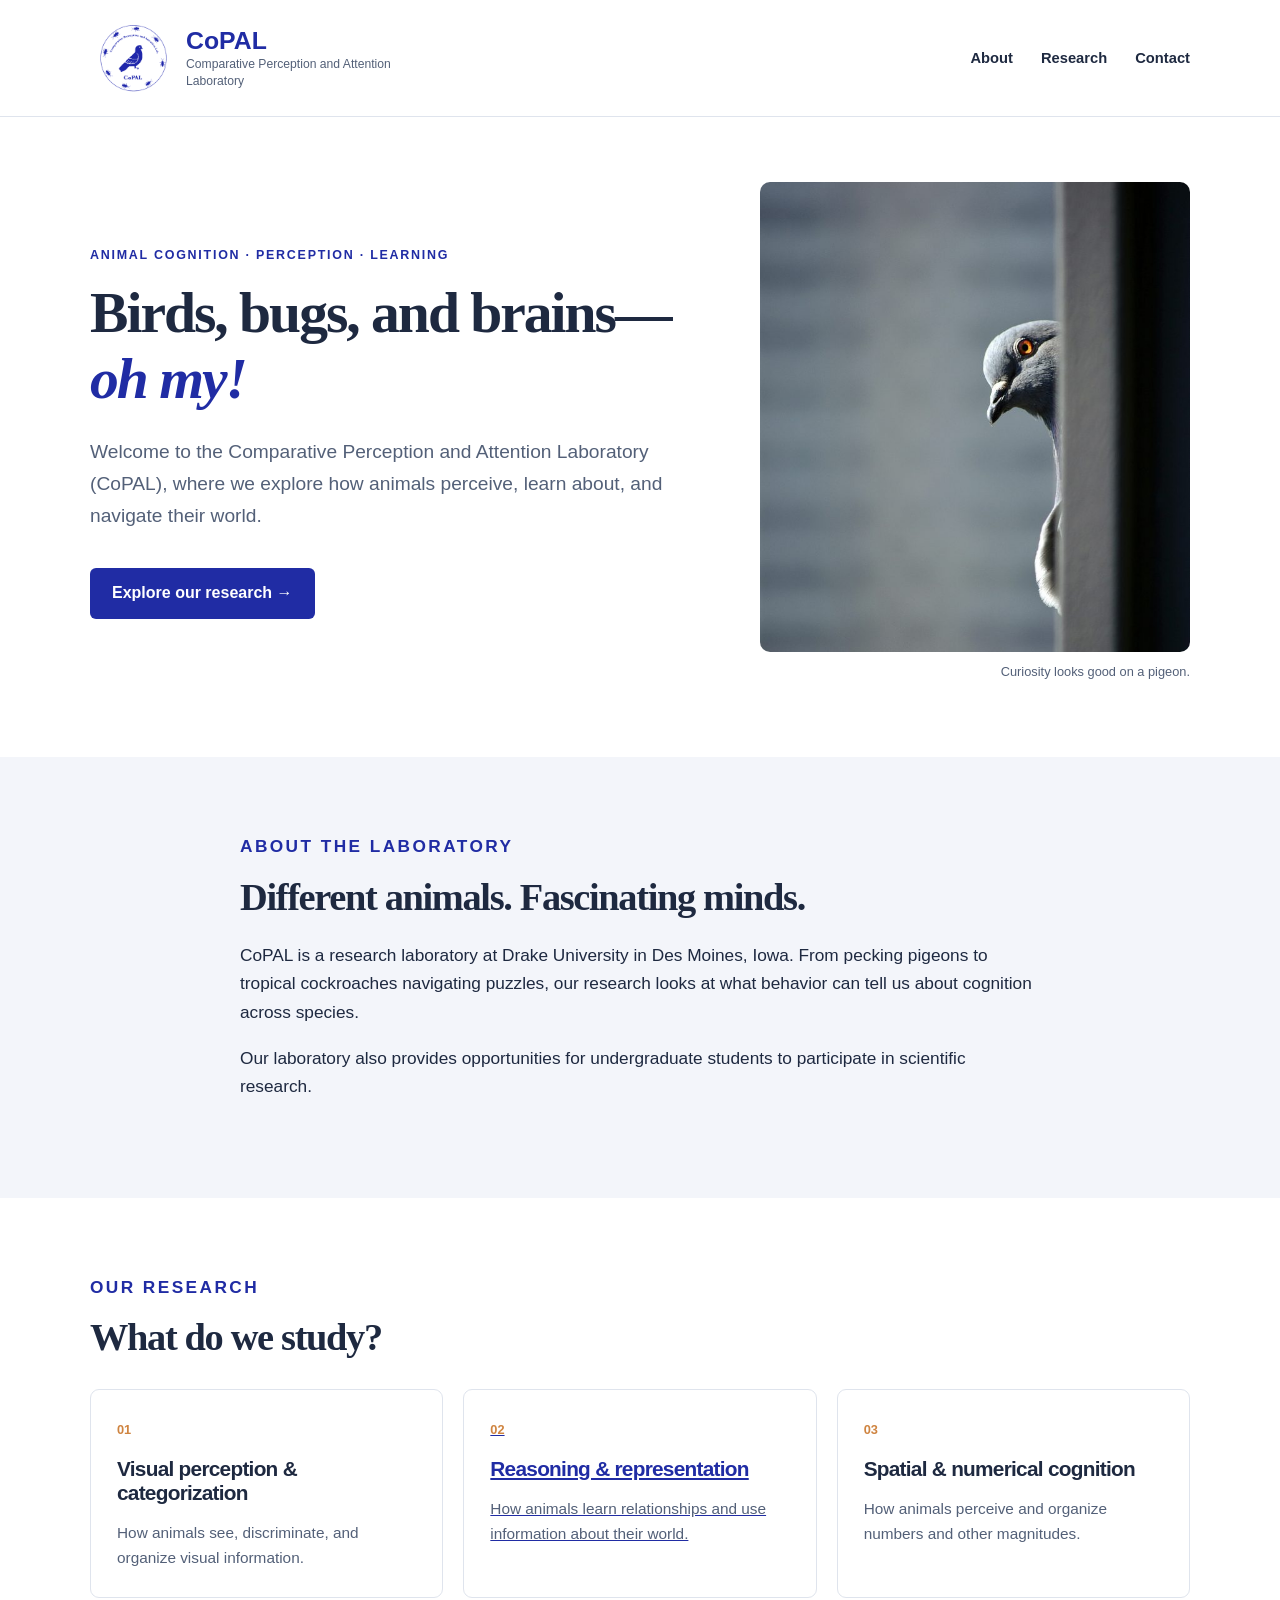
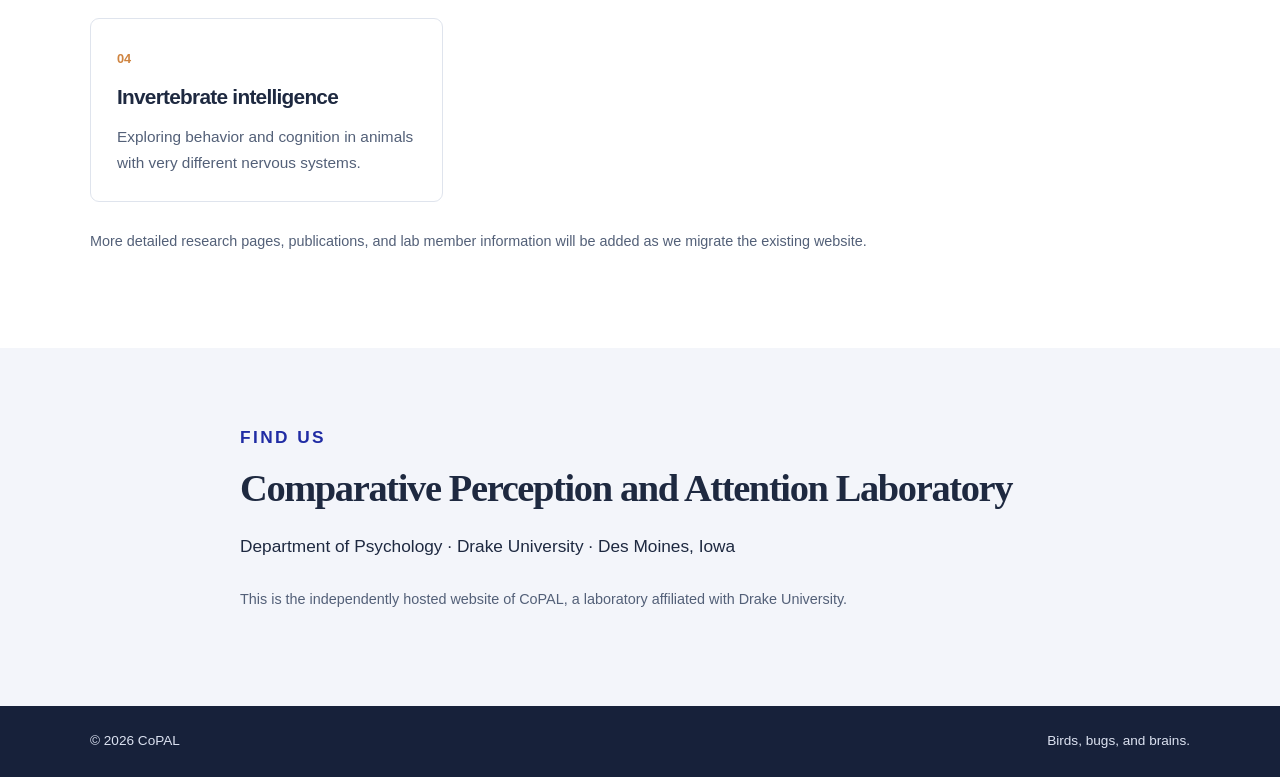
<file: index.html>
<!doctype html>
<html lang="en">
<head>
  <meta charset="utf-8">
  <meta name="viewport" content="width=device-width, initial-scale=1">
  <meta name="description" content="The Comparative Perception and Attention Laboratory (CoPAL) studies animal cognition, perception, and learning at Drake University.">
  <title>CoPAL | Comparative Perception and Attention Laboratory</title>
  <link rel="stylesheet" href="style.css">
</head>
<body>
  <a class="skip-link" href="#main">Skip to content</a>
  <header class="site-header">
    <div class="container header-inner">
      <a class="brand" href="index.html" aria-label="CoPAL home">
        <img src="images/copal-logo.png" alt="CoPAL logo with pigeon and cockroaches" width="82" height="82">
        <span><strong>CoPAL</strong><small>Comparative Perception and Attention Laboratory</small></span>
      </a>
      <nav aria-label="Main navigation">
        <a href="#about">About</a>
        <a href="#research">Research</a>
        <a href="#contact">Contact</a>
      </nav>
    </div>
  </header>
  <main id="main">
    <section class="hero container" aria-labelledby="hero-title">
      <div class="hero-copy">
        <p class="eyebrow">Animal cognition · Perception · Learning</p>
        <h1 id="hero-title">Birds, bugs, and brains—<em>oh my!</em></h1>
        <p class="intro">Welcome to the Comparative Perception and Attention Laboratory (CoPAL), where we explore how animals perceive, learn about, and navigate their world.</p>
        <a class="primary-link" href="#research">Explore our research <span aria-hidden="true">→</span></a>
      </div>
      <figure class="hero-photo">
        <img src="images/peeking-pigeon.jpg" alt="A pigeon peeks out from behind a wall" width="689" height="1024">
        <figcaption>Curiosity looks good on a pigeon.</figcaption>
      </figure>
    </section>
    <section id="about" class="section section-muted">
      <div class="container narrow">
        <p class="eyebrow">About the laboratory</p>
        <h2>Different animals. Fascinating minds.</h2>
        <p>CoPAL is a research laboratory at Drake University in Des Moines, Iowa. From pecking pigeons to tropical cockroaches navigating puzzles, our research looks at what behavior can tell us about cognition across species. </p>
        <p>Our laboratory also provides opportunities for undergraduate students to participate in scientific research.</p>
      </div>
    </section>
    <section id="research" class="section container">
      <p class="eyebrow">Our research</p>
      <h2>What do we study?</h2>
      <div class="research-grid">
        <article class="research-card"><span class="card-number">01</span><h3>Visual perception &amp; categorization</h3><p>How animals see, discriminate, and organize visual information.</p></article>
        <a class="research-card" href="relational-learning.html"><span class="card-number">02</span><h3>Reasoning &amp; representation</h3><p>How animals learn relationships and use information about their world.</p></a>
        <article class="research-card"><span class="card-number">03</span><h3>Spatial &amp; numerical cognition</h3><p>How animals perceive and organize numbers and other magnitudes.</p></article>
        <article class="research-card"><span class="card-number">04</span><h3>Invertebrate intelligence</h3><p>Exploring behavior and cognition in animals with very different nervous systems.</p></article>
      </div>
      <p class="section-note">More detailed research pages, publications, and lab member information will be added as we migrate the existing website.</p>
    </section>
    <section id="contact" class="section section-muted">
      <div class="container narrow">
        <p class="eyebrow">Find us</p>
        <h2>Comparative Perception and Attention Laboratory</h2>
        <p>Department of Psychology · Drake University · Des Moines, Iowa</p>
        <p class="section-note">This is the independently hosted website of CoPAL, a laboratory affiliated with Drake University.</p>
      </div>
    </section>
  </main>
  <footer class="site-footer"><div class="container footer-inner"><span>© <span id="year">2026</span> CoPAL</span><span>Birds, bugs, and brains.</span></div></footer>
</body>
</html>
</file>
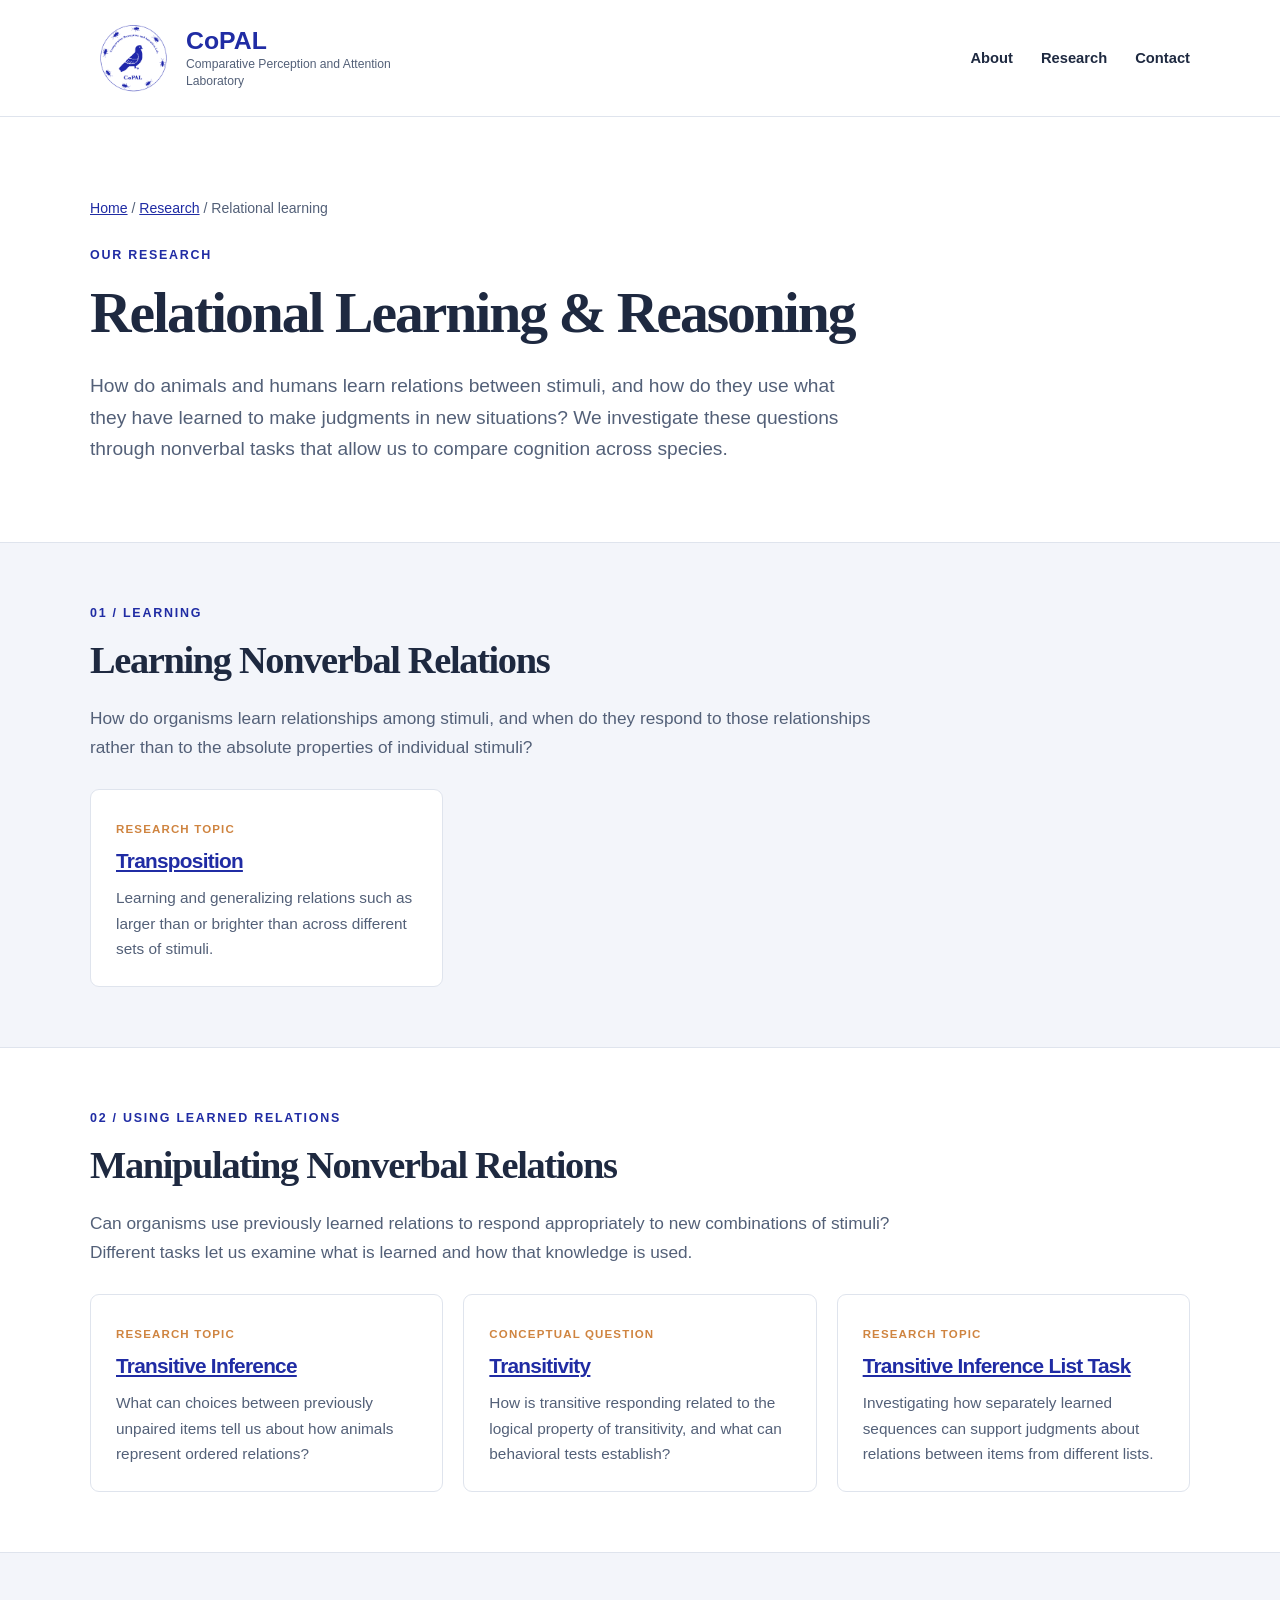
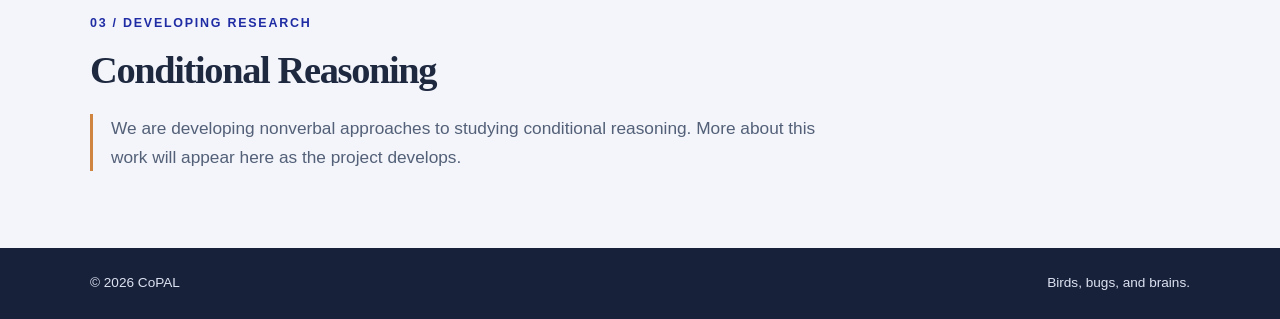
<file: relational-learning.html>
<!doctype html>
<html lang="en">
<head>
  <meta charset="utf-8">
  <meta name="viewport" content="width=device-width, initial-scale=1">
  <meta name="description" content="Explore CoPAL research on learning and using nonverbal relations, including transposition, transitive inference, transitivity, and list linking.">
  <title>Relational Learning &amp; Reasoning | CoPAL</title>
  <link rel="stylesheet" href="style.css">
  <style>
    /* Page-specific layout. The main colors and typography live in style.css. */
    .page-intro { padding-top: 66px; padding-bottom: 58px; }
    .page-intro h1 { max-width: 850px; }
    .page-intro .intro { max-width: 780px; }
    .breadcrumb { font-size: .88rem; margin-bottom: 25px; color: var(--muted); }
    .breadcrumb a { color: var(--blue); }
    .topic-section { padding: 60px 0; border-top: 1px solid var(--line); }
    .topic-section:nth-of-type(even) { background: var(--mist); }
    .topic-lead { max-width: 800px; color: var(--muted); font-size: 1.08rem; }
    .project-grid { display: grid; grid-template-columns: repeat(3, minmax(0, 1fr)); gap: 20px; margin-top: 28px; }
    .project-card { border: 1px solid var(--line); background: white; border-radius: 9px; padding: 25px; }
    .project-card h3 { margin: 8px 0 12px; }
    .project-card p { color: var(--muted); font-size: .96rem; margin: 0; }
    .project-label { color: var(--accent); text-transform: uppercase; letter-spacing: .1em; font-size: .72rem; font-weight: 800; }
    .project-card.single { max-width: 650px; }
    .coming-soon { border-left: 3px solid var(--accent); padding-left: 18px; max-width: 760px; }
    @media (max-width: 760px) { .page-intro { padding-top: 40px; padding-bottom: 40px; } .topic-section { padding: 42px 0; } .project-grid { grid-template-columns: 1fr; } }
  </style>
</head>
<body>
  <a class="skip-link" href="#main">Skip to content</a>
  <header class="site-header">
    <div class="container header-inner">
      <a class="brand" href="index.html" aria-label="CoPAL home">
        <img src="images/copal-logo.png" alt="CoPAL logo with pigeon and cockroaches" width="82" height="82">
        <span><strong>CoPAL</strong><small>Comparative Perception and Attention Laboratory</small></span>
      </a>
      <nav aria-label="Main navigation">
        <a href="index.html#about">About</a>
        <a href="index.html#research" aria-current="page">Research</a>
        <a href="index.html#contact">Contact</a>
      </nav>
    </div>
  </header>
  <main id="main">
    <section class="container page-intro">
      <p class="breadcrumb"><a href="index.html">Home</a> / <a href="index.html#research">Research</a> / Relational learning</p>
      <p class="eyebrow">Our research</p>
      <h1>Relational Learning &amp; Reasoning</h1>
      <p class="intro">How do animals and humans learn relations between stimuli, and how do they use what they have learned to make judgments in new situations? We investigate these questions through nonverbal tasks that allow us to compare cognition across species.</p>
    </section>

    <section class="topic-section" aria-labelledby="learning-title">
      <div class="container">
        <p class="eyebrow">01 / Learning</p>
        <h2 id="learning-title">Learning Nonverbal Relations</h2>
        <p class="topic-lead">How do organisms learn relationships among stimuli, and when do they respond to those relationships rather than to the absolute properties of individual stimuli?</p>
        <div class="project-grid">
          <article class="project-card single">
            <span class="project-label">Research topic</span>
            <h3><a href="transposition.html">Transposition</a></h3>
            <p>Learning and generalizing relations such as larger than or brighter than across different sets of stimuli.</p>
          </article>
        </div>
      </div>
    </section>

    <section class="topic-section" aria-labelledby="using-title">
      <div class="container">
        <p class="eyebrow">02 / Using learned relations</p>
        <h2 id="using-title">Manipulating Nonverbal Relations</h2>
        <p class="topic-lead">Can organisms use previously learned relations to respond appropriately to new combinations of stimuli? Different tasks let us examine what is learned and how that knowledge is used.</p>
        <div class="project-grid">
          <article class="project-card">
            <span class="project-label">Research topic</span>
            <h3><a href="transitive-inference.html">Transitive Inference</a></h3>
            <p>What can choices between previously unpaired items tell us about how animals represent ordered relations?</p>
          </article>
          <article class="project-card">
            <span class="project-label">Conceptual question</span>
            <h3><a href="transitivity.html">Transitivity</a></h3>
            <p>How is transitive responding related to the logical property of transitivity, and what can behavioral tests establish?</p>
          </article>
          <article class="project-card">
            <span class="project-label">Research topic</span>
            <h3><a href="transitive-inference-list-task.html">Transitive Inference List Task</a></h3>
            <p>Investigating how separately learned sequences can support judgments about relations between items from different lists.</p>
          </article>
        </div>
      </div>
    </section>

    <section class="topic-section" aria-labelledby="conditional-title">
      <div class="container">
        <p class="eyebrow">03 / Developing research</p>
        <h2 id="conditional-title">Conditional Reasoning</h2>
        <div class="coming-soon">
          <p class="topic-lead">We are developing nonverbal approaches to studying conditional reasoning. More about this work will appear here as the project develops.</p>
        </div>
      </div>
    </section>
  </main>
  <footer class="site-footer">
    <div class="container footer-inner"><span>© 2026 CoPAL</span><span>Birds, bugs, and brains.</span></div>
  </footer>
</body>
</html>
</file>
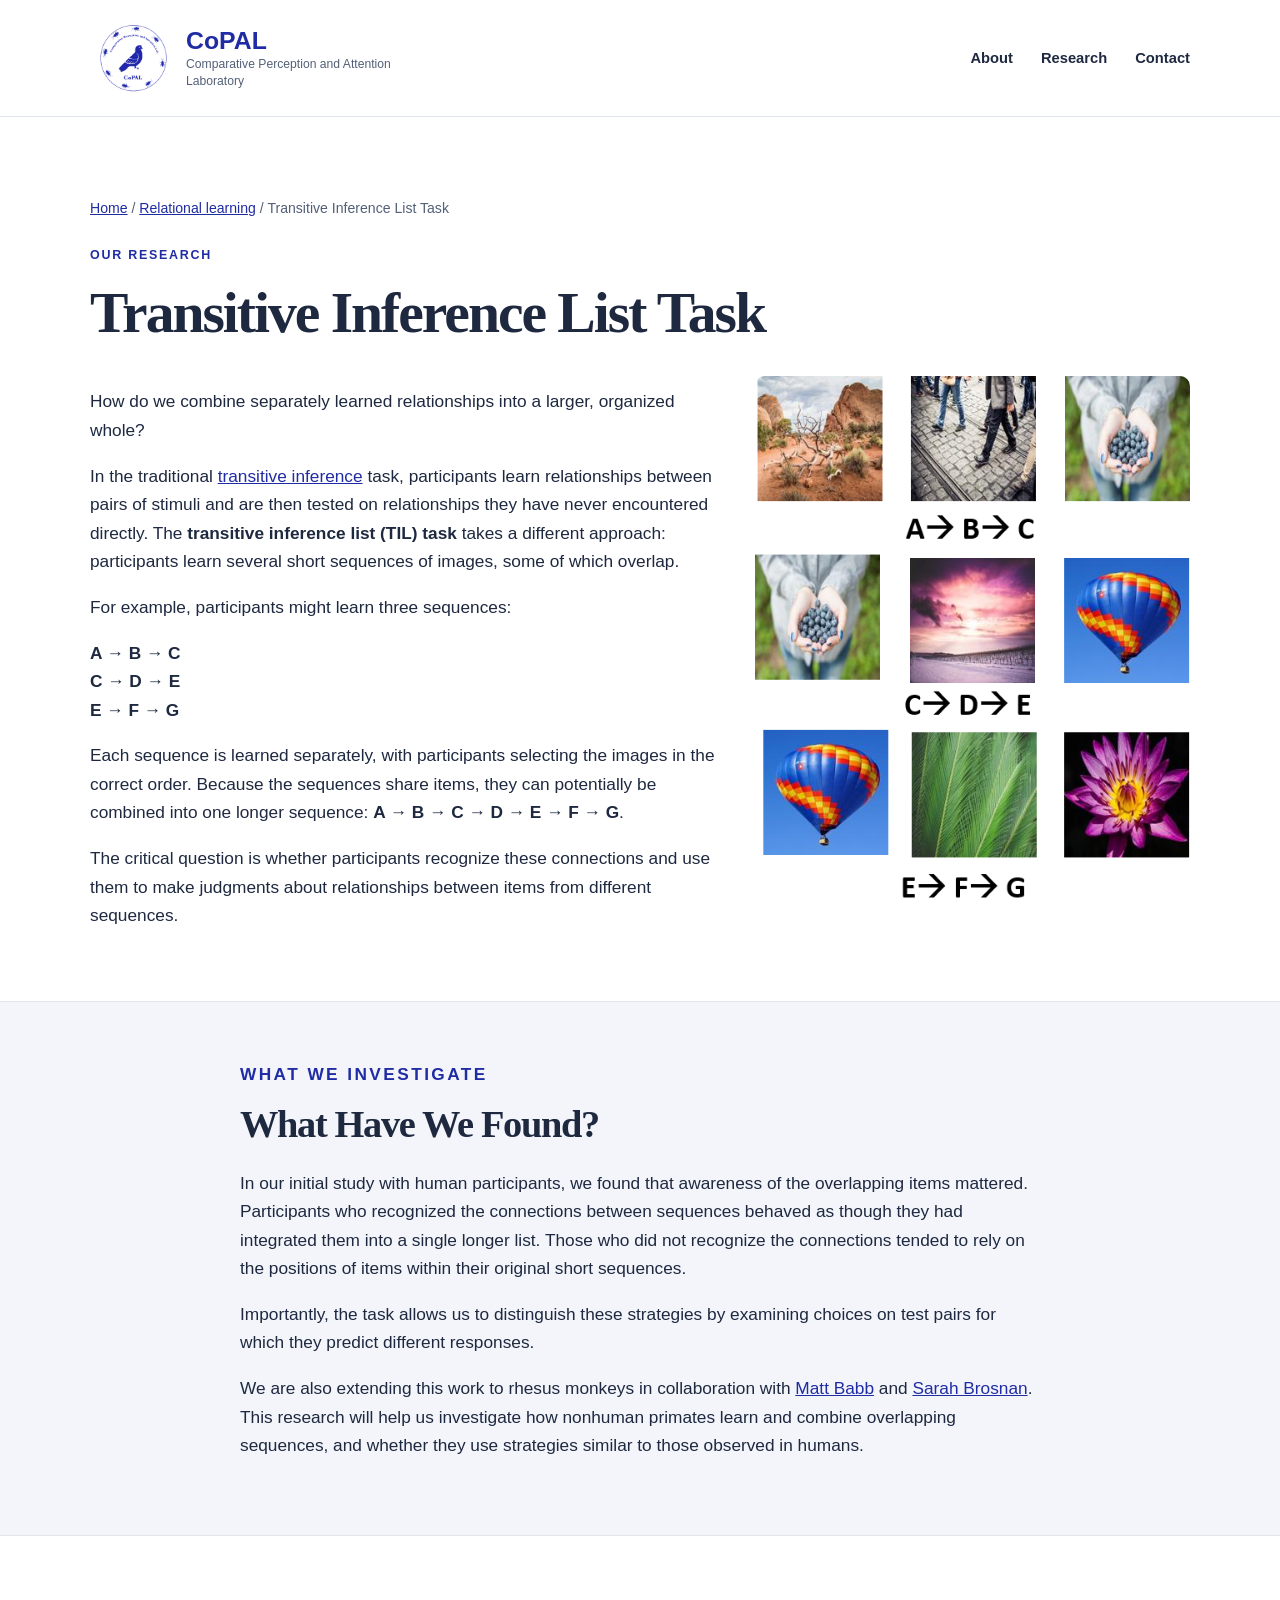
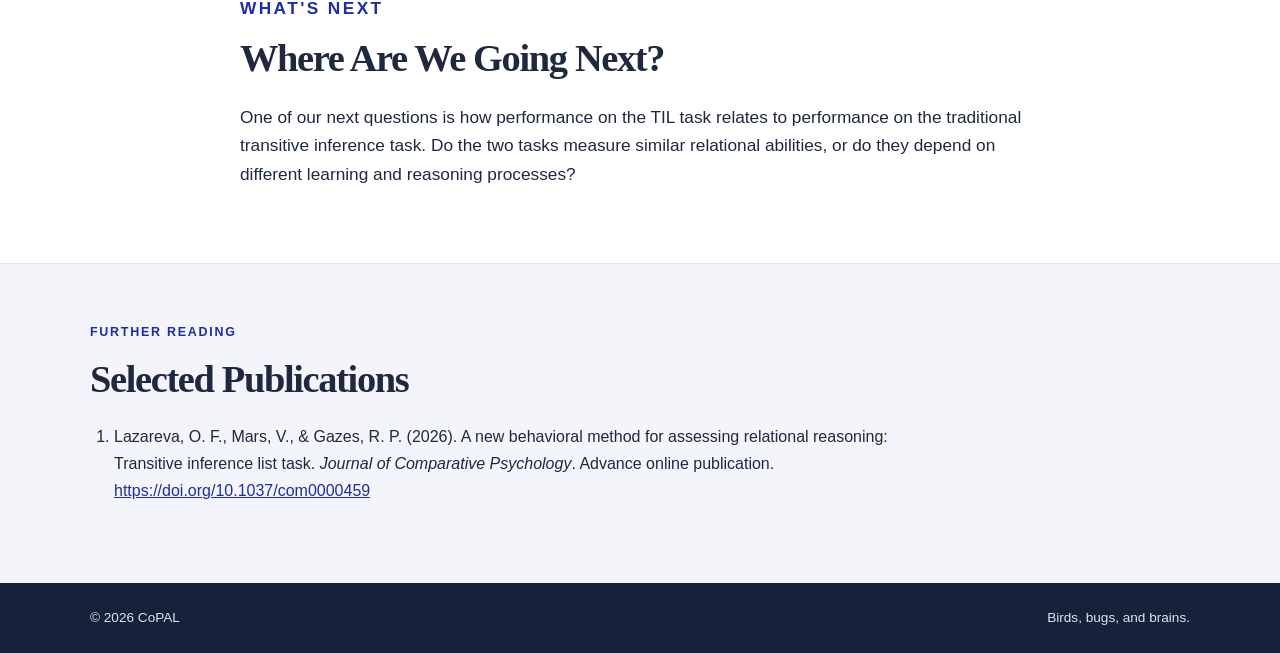
<file: transitive-inference-list-task.html>
<!doctype html>
<html lang="en">
<head>
  <meta charset="utf-8">
  <meta name="viewport" content="width=device-width, initial-scale=1">
  <meta name="description" content="Explore CoPAL research on the transitive inference list task and how humans and other primates combine overlapping sequences.">
  <title>Transitive Inference List Task | CoPAL</title>
  <link rel="stylesheet" href="style.css">
  <style>
    .page-intro { padding-top: 66px; padding-bottom: 54px; }
    .breadcrumb { font-size: .88rem; margin-bottom: 25px; color: var(--muted); }
    .breadcrumb a { color: var(--blue); }
    .page-intro h1 { max-width: 900px; }
    .topic-section { padding: 58px 0; border-top: 1px solid var(--line); }
    .topic-section.muted { background: var(--mist); }
    .prose { max-width: 800px; }
    .prose p { font-size: 1.08rem; }
    .tr-intro-layout { display: grid; grid-template-columns: minmax(0, 1.3fr) minmax(260px, .9fr); gap: 36px; align-items: start; }
    .tr-illustration { margin: 6px 0 0; }
    .tr-illustration img { display: block; width: 100%; height: auto; border-radius: 10px; }
    .publication-list { padding-left: 1.5rem; max-width: 850px; }
    .publication-list li { margin-bottom: 20px; line-height: 1.7; overflow-wrap: anywhere; }
    @media (max-width: 760px) {
      .page-intro { padding-top: 40px; padding-bottom: 40px; }
      .topic-section { padding: 42px 0; }
      .tr-intro-layout { grid-template-columns: 1fr; gap: 20px; }
      .tr-illustration { max-width: 400px; margin: 0 auto; }
    }
  </style>
</head>
<body>
  <a class="skip-link" href="#main">Skip to content</a>
  <header class="site-header">
    <div class="container header-inner">
      <a class="brand" href="index.html" aria-label="CoPAL home">
        <img src="images/copal-logo.png" alt="CoPAL logo with pigeon and cockroaches" width="82" height="82">
        <span><strong>CoPAL</strong><small>Comparative Perception and Attention Laboratory</small></span>
      </a>
      <nav aria-label="Main navigation">
        <a href="index.html#about">About</a>
        <a href="index.html#research" aria-current="page">Research</a>
        <a href="index.html#contact">Contact</a>
      </nav>
    </div>
  </header>
  <main id="main">
    <section class="container page-intro">
      <p class="breadcrumb"><a href="index.html">Home</a> / <a href="relational-learning.html">Relational learning</a> / Transitive Inference List Task</p>
      <p class="eyebrow">Our research</p>
      <h1>Transitive Inference List Task</h1>
      <div class="tr-intro-layout">
        <div class="prose">
          <p>How do we combine separately learned relationships into a larger, organized whole?</p>
          <p>In the traditional <a href="transitive-inference.html">transitive inference</a> task, participants learn relationships between pairs of stimuli and are then tested on relationships they have never encountered directly. The <strong>transitive inference list (TIL) task</strong> takes a different approach: participants learn several short sequences of images, some of which overlap.</p>
          <p>For example, participants might learn three sequences:</p>
          <p><strong>A → B → C</strong><br><strong>C → D → E</strong><br><strong>E → F → G</strong></p>
          <p>Each sequence is learned separately, with participants selecting the images in the correct order. Because the sequences share items, they can potentially be combined into one longer sequence: <strong>A → B → C → D → E → F → G</strong>.</p>
          <p>The critical question is whether participants recognize these connections and use them to make judgments about relationships between items from different sequences.</p>
        </div>
        <figure class="tr-illustration">
          <img src="images/til-task.png" alt="Three rows of photographs illustrating overlapping image sequences in the transitive inference list task" width="522" height="658">
        </figure>
      </div>
    </section>
    <section class="topic-section muted" aria-labelledby="findings-title">
      <div class="container prose">
        <p class="eyebrow">What we investigate</p>
        <h2 id="findings-title">What Have We Found?</h2>
        <p>In our initial study with human participants, we found that awareness of the overlapping items mattered. Participants who recognized the connections between sequences behaved as though they had integrated them into a single longer list. Those who did not recognize the connections tended to rely on the positions of items within their original short sequences.</p>
        <p>Importantly, the task allows us to distinguish these strategies by examining choices on test pairs for which they predict different responses.</p>
        <p>We are also extending this work to rhesus monkeys in collaboration with <a href="https://www.mhbabb.com/">Matt Babb</a> and <a href="https://www.sarah-brosnan.com/">Sarah Brosnan</a>. This research will help us investigate how nonhuman primates learn and combine overlapping sequences, and whether they use strategies similar to those observed in humans.</p>
      </div>
    </section>
    <section class="topic-section" aria-labelledby="next-title">
      <div class="container prose">
        <p class="eyebrow">What's next</p>
        <h2 id="next-title">Where Are We Going Next?</h2>
        <p>One of our next questions is how performance on the TIL task relates to performance on the traditional transitive inference task. Do the two tasks measure similar relational abilities, or do they depend on different learning and reasoning processes?</p>
      </div>
    </section>
    <section class="topic-section muted" aria-labelledby="publications-title">
      <div class="container">
        <p class="eyebrow">Further reading</p>
        <h2 id="publications-title">Selected Publications</h2>
        <ol class="publication-list">
          <li>Lazareva, O. F., Mars, V., &amp; Gazes, R. P. (2026). A new behavioral method for assessing relational reasoning: Transitive inference list task. <em>Journal of Comparative Psychology</em>. Advance online publication. <a href="https://doi.org/10.1037/com0000459">https://doi.org/10.1037/com0000459</a></li>
        </ol>
      </div>
    </section>
  </main>
  <footer class="site-footer"><div class="container footer-inner"><span>© 2026 CoPAL</span><span>Birds, bugs, and brains.</span></div></footer>
</body>
</html>
</file>
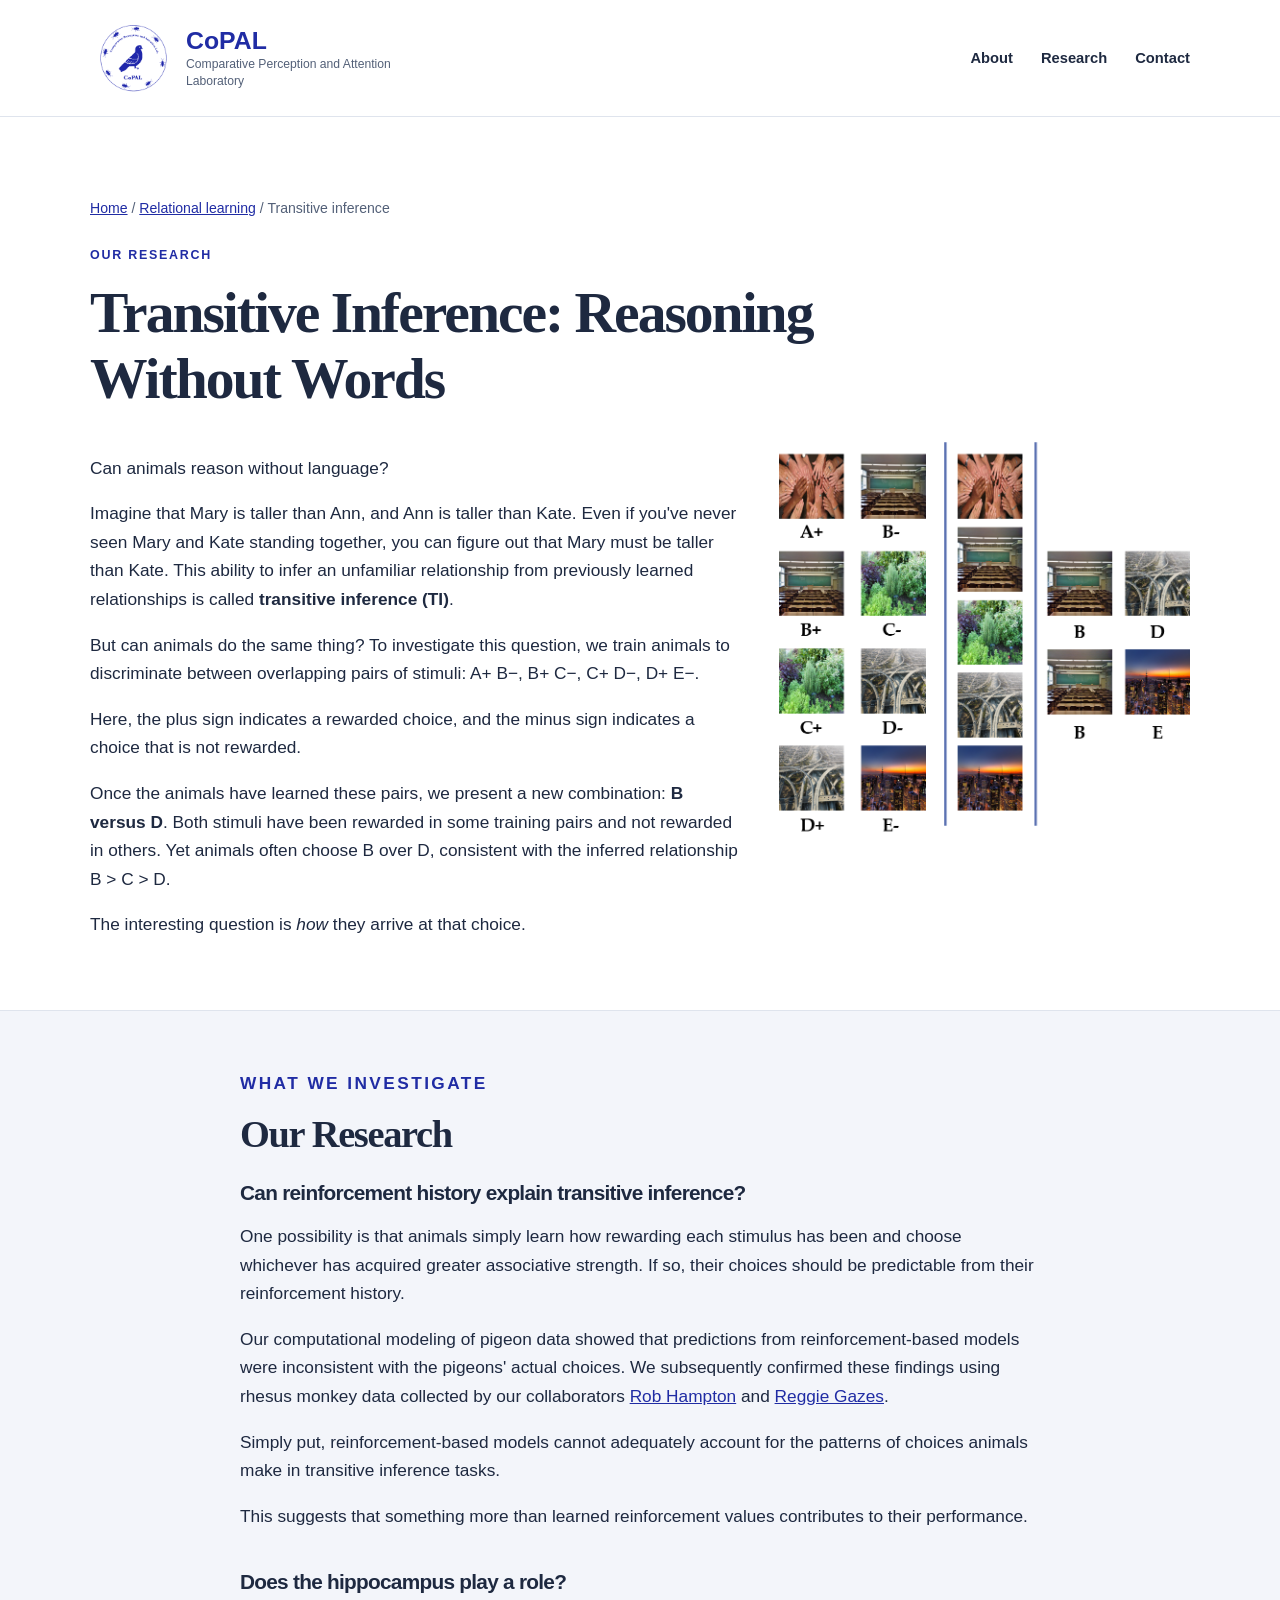
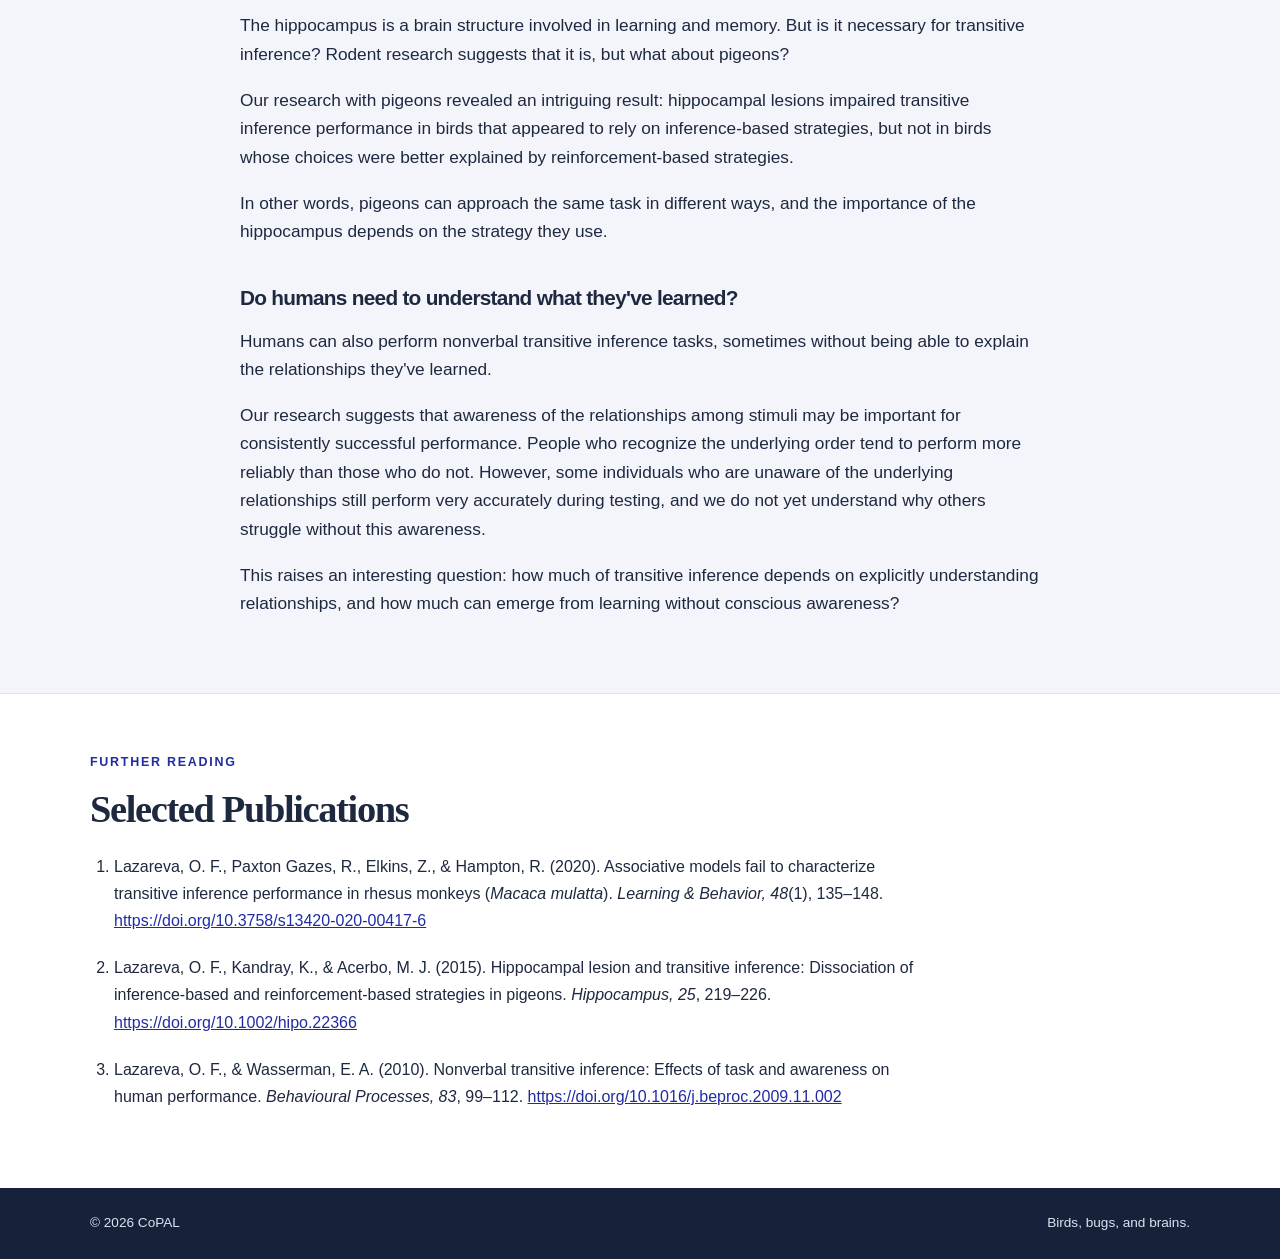
<file: transitive-inference.html>
<!doctype html>
<html lang="en">
<head>
  <meta charset="utf-8">
  <meta name="viewport" content="width=device-width, initial-scale=1">
  <meta name="description" content="Explore CoPAL research on transitive inference, reinforcement-based explanations, the hippocampus, and human awareness.">
  <title>Transitive Inference: Reasoning Without Words | CoPAL</title>
  <link rel="stylesheet" href="style.css">
  <style>
    .page-intro { padding-top: 66px; padding-bottom: 54px; }
    .breadcrumb { font-size: .88rem; margin-bottom: 25px; color: var(--muted); }
    .breadcrumb a { color: var(--blue); }
    .page-intro h1 { max-width: 850px; }
    .topic-section { padding: 58px 0; border-top: 1px solid var(--line); }
    .topic-section.muted { background: var(--mist); }
    .prose { max-width: 800px; }
    .prose p { font-size: 1.08rem; }
    .question { margin-top: 40px; }
    .question:first-of-type { margin-top: 25px; }
    .question h3 { margin-bottom: 15px; }
    .training-pairs { font-size: 1.2rem; font-weight: 700; letter-spacing: .02em; padding: 18px 22px; background: var(--mist); border-left: 3px solid var(--accent); border-radius: 0 6px 6px 0; }
    .ti-intro-layout { display: grid; grid-template-columns: minmax(0, 1.35fr) minmax(260px, .85fr); gap: 36px; align-items: start; }
    .ti-illustration { margin: 6px 0 0; }
    .ti-illustration img { display: block; width: 100%; height: auto; border-radius: 10px; }
    .publication-list { padding-left: 1.5rem; max-width: 850px; }
    .publication-list li { margin-bottom: 20px; line-height: 1.7; overflow-wrap: anywhere; }
    @media (max-width: 760px) {
      .page-intro { padding-top: 40px; padding-bottom: 40px; }
      .topic-section { padding: 42px 0; }
      .training-pairs { font-size: 1.05rem; }
      .ti-intro-layout { grid-template-columns: 1fr; gap: 20px; }
      .ti-illustration { max-width: 360px; margin: 0 auto; }
    }
  </style>
</head>
<body>
  <a class="skip-link" href="#main">Skip to content</a>
  <header class="site-header">
    <div class="container header-inner">
      <a class="brand" href="index.html" aria-label="CoPAL home">
        <img src="images/copal-logo.png" alt="CoPAL logo with pigeon and cockroaches" width="82" height="82">
        <span><strong>CoPAL</strong><small>Comparative Perception and Attention Laboratory</small></span>
      </a>
      <nav aria-label="Main navigation">
        <a href="index.html#about">About</a>
        <a href="index.html#research" aria-current="page">Research</a>
        <a href="index.html#contact">Contact</a>
      </nav>
    </div>
  </header>
  <main id="main">
    <section class="container page-intro">
      <p class="breadcrumb"><a href="index.html">Home</a> / <a href="relational-learning.html">Relational learning</a> / Transitive inference</p>
      <p class="eyebrow">Our research</p>
      <h1>Transitive Inference: Reasoning Without Words</h1>
      <div class="ti-intro-layout">
      <div class="prose">
        <p>Can animals reason without language?</p>
        <p>Imagine that Mary is taller than Ann, and Ann is taller than Kate. Even if you've never seen Mary and Kate standing together, you can figure out that Mary must be taller than Kate. This ability to infer an unfamiliar relationship from previously learned relationships is called <strong>transitive inference (TI)</strong>.</p>
        <p>But can animals do the same thing? To investigate this question, we train animals to discriminate between overlapping pairs of stimuli: A+ B−, B+ C−, C+ D−, D+ E−.</p>
        <p>Here, the plus sign indicates a rewarded choice, and the minus sign indicates a choice that is not rewarded.</p>
        <p>Once the animals have learned these pairs, we present a new combination: <strong>B versus D</strong>. Both stimuli have been rewarded in some training pairs and not rewarded in others. Yet animals often choose B over D, consistent with the inferred relationship B &gt; C &gt; D.</p>
        <p>The interesting question is <em>how</em> they arrive at that choice.</p>
      </div>
      <figure class="ti-illustration">
        <img src="images/ti-illustration.png" alt="Illustration of the pigeon transitive inference task and ordered stimuli">
      </figure>
      </div>
    </section>

    <section class="topic-section muted" aria-labelledby="research-title">
      <div class="container prose">
        <p class="eyebrow">What we investigate</p>
        <h2 id="research-title">Our Research</h2>
        <div class="question">
          <h3>Can reinforcement history explain transitive inference?</h3>
          <p>One possibility is that animals simply learn how rewarding each stimulus has been and choose whichever has acquired greater associative strength. If so, their choices should be predictable from their reinforcement history.</p>
          <p>Our computational modeling of pigeon data showed that predictions from reinforcement-based models were inconsistent with the pigeons' actual choices. We subsequently confirmed these findings using rhesus monkey data collected by our collaborators <a href="https://hamptonlab.wordpress.com/robert-hampton-2/">Rob Hampton</a> and <a href="https://sites.google.com/a/bucknell.edu/c2b2/">Reggie Gazes</a>.</p>
          <p>Simply put, reinforcement-based models cannot adequately account for the patterns of choices animals make in transitive inference tasks.</p>
          <p>This suggests that something more than learned reinforcement values contributes to their performance.</p>
        </div>
        <div class="question">
          <h3>Does the hippocampus play a role?</h3>
          <p>The hippocampus is a brain structure involved in learning and memory. But is it necessary for transitive inference? Rodent research suggests that it is, but what about pigeons?</p>
          <p>Our research with pigeons revealed an intriguing result: hippocampal lesions impaired transitive inference performance in birds that appeared to rely on inference-based strategies, but not in birds whose choices were better explained by reinforcement-based strategies.</p>
          <p>In other words, pigeons can approach the same task in different ways, and the importance of the hippocampus depends on the strategy they use.</p>
        </div>
        <div class="question">
          <h3>Do humans need to understand what they've learned?</h3>
          <p>Humans can also perform nonverbal transitive inference tasks, sometimes without being able to explain the relationships they've learned.</p>
          <p>Our research suggests that awareness of the relationships among stimuli may be important for consistently successful performance. People who recognize the underlying order tend to perform more reliably than those who do not. However, some individuals who are unaware of the underlying relationships still perform very accurately during testing, and we do not yet understand why others struggle without this awareness.</p>
          <p>This raises an interesting question: how much of transitive inference depends on explicitly understanding relationships, and how much can emerge from learning without conscious awareness?</p>
        </div>
      </div>
    </section>

    <section class="topic-section" aria-labelledby="publications-title">
      <div class="container">
        <p class="eyebrow">Further reading</p>
        <h2 id="publications-title">Selected Publications</h2>
        <ol class="publication-list">
          <li>Lazareva, O. F., Paxton Gazes, R., Elkins, Z., &amp; Hampton, R. (2020). Associative models fail to characterize transitive inference performance in rhesus monkeys (<em>Macaca mulatta</em>). <em>Learning &amp; Behavior, 48</em>(1), 135–148. <a href="https://doi.org/10.3758/s13420-020-00417-6">https://doi.org/10.3758/s13420-020-00417-6</a></li>
          <li>Lazareva, O. F., Kandray, K., &amp; Acerbo, M. J. (2015). Hippocampal lesion and transitive inference: Dissociation of inference-based and reinforcement-based strategies in pigeons. <em>Hippocampus, 25</em>, 219–226. <a href="https://doi.org/10.1002/hipo.22366">https://doi.org/10.1002/hipo.22366</a></li>
          <li>Lazareva, O. F., &amp; Wasserman, E. A. (2010). Nonverbal transitive inference: Effects of task and awareness on human performance. <em>Behavioural Processes, 83</em>, 99–112. <a href="https://doi.org/10.1016/j.beproc.2009.11.002">https://doi.org/10.1016/j.beproc.2009.11.002</a></li>
        </ol>
      </div>
    </section>
  </main>
  <footer class="site-footer"><div class="container footer-inner"><span>© 2026 CoPAL</span><span>Birds, bugs, and brains.</span></div></footer>
</body>
</html>
</file>
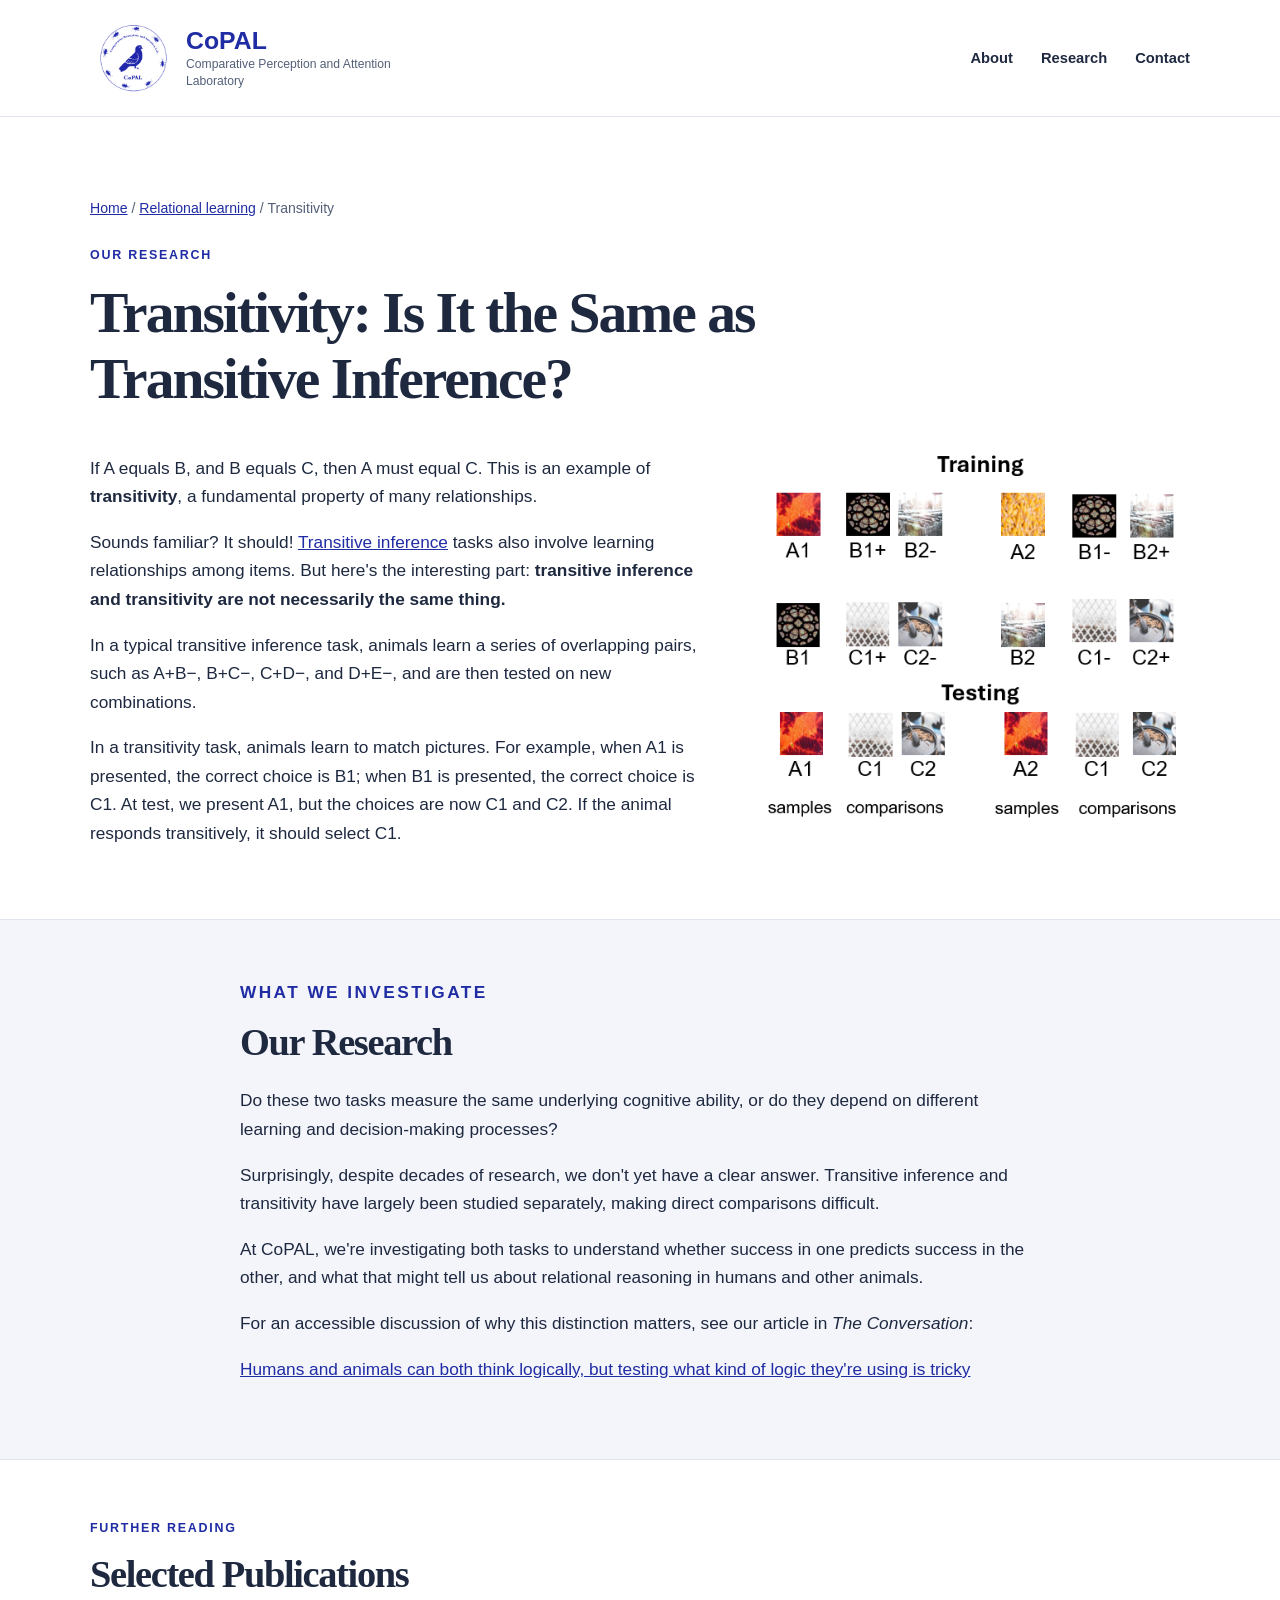
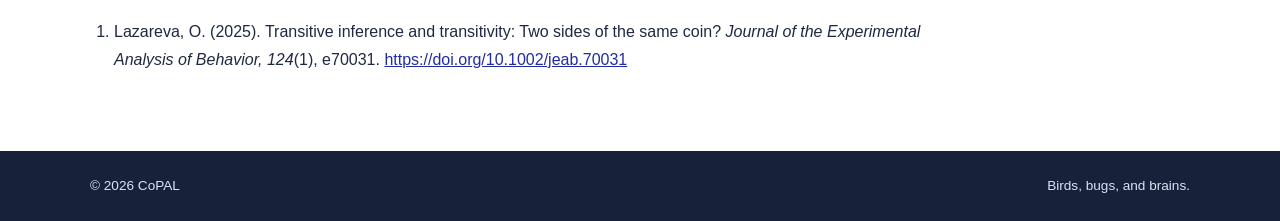
<file: transitivity.html>
<!doctype html>
<html lang="en">
<head>
  <meta charset="utf-8">
  <meta name="viewport" content="width=device-width, initial-scale=1">
  <meta name="description" content="Explore CoPAL research on transitivity, transitive inference, and relational learning.">
  <title>Transitivity: Is It the Same as Transitive Inference? | CoPAL</title>
  <link rel="stylesheet" href="style.css">
  <style>
    .page-intro { padding-top: 66px; padding-bottom: 54px; }
    .breadcrumb { font-size: .88rem; margin-bottom: 25px; color: var(--muted); }
    .breadcrumb a { color: var(--blue); }
    .page-intro h1 { max-width: 900px; }
    .topic-section { padding: 58px 0; border-top: 1px solid var(--line); }
    .topic-section.muted { background: var(--mist); }
    .prose { max-width: 800px; }
    .prose p { font-size: 1.08rem; }
    .tr-intro-layout { display: grid; grid-template-columns: minmax(0, 1.3fr) minmax(260px, .9fr); gap: 36px; align-items: start; }
    .tr-illustration { margin: 6px 0 0; }
    .tr-illustration img { display: block; width: 100%; height: auto; border-radius: 10px; }
    .publication-list { padding-left: 1.5rem; max-width: 850px; }
    .publication-list li { margin-bottom: 20px; line-height: 1.7; overflow-wrap: anywhere; }
    @media (max-width: 760px) {
      .page-intro { padding-top: 40px; padding-bottom: 40px; }
      .topic-section { padding: 42px 0; }
      .tr-intro-layout { grid-template-columns: 1fr; gap: 20px; }
      .tr-illustration { max-width: 400px; margin: 0 auto; }
    }
  </style>
</head>
<body>
  <a class="skip-link" href="#main">Skip to content</a>
  <header class="site-header">
    <div class="container header-inner">
      <a class="brand" href="index.html" aria-label="CoPAL home">
        <img src="images/copal-logo.png" alt="CoPAL logo with pigeon and cockroaches" width="82" height="82">
        <span><strong>CoPAL</strong><small>Comparative Perception and Attention Laboratory</small></span>
      </a>
      <nav aria-label="Main navigation">
        <a href="index.html#about">About</a>
        <a href="index.html#research" aria-current="page">Research</a>
        <a href="index.html#contact">Contact</a>
      </nav>
    </div>
  </header>
  <main id="main">
    <section class="container page-intro">
      <p class="breadcrumb"><a href="index.html">Home</a> / <a href="relational-learning.html">Relational learning</a> / Transitivity</p>
      <p class="eyebrow">Our research</p>
      <h1>Transitivity: Is It the Same as Transitive Inference?</h1>
      <div class="tr-intro-layout">
        <div class="prose">
          <p>If A equals B, and B equals C, then A must equal C. This is an example of <strong>transitivity</strong>, a fundamental property of many relationships.</p>
          <p>Sounds familiar? It should! <a href="transitive-inference.html">Transitive inference</a> tasks also involve learning relationships among items. But here's the interesting part: <strong>transitive inference and transitivity are not necessarily the same thing.</strong></p>
          <p>In a typical transitive inference task, animals learn a series of overlapping pairs, such as A+B−, B+C−, C+D−, and D+E−, and are then tested on new combinations.</p>
          <p>In a transitivity task, animals learn to match pictures. For example, when A1 is presented, the correct choice is B1; when B1 is presented, the correct choice is C1. At test, we present A1, but the choices are now C1 and C2. If the animal responds transitively, it should select C1.</p>
        </div>
        <figure class="tr-illustration">
          <img src="images/transitivity-illustration.png" alt="Examples of picture matching arrangements used to study transitivity" width="855" height="485">
        </figure>
      </div>
    </section>
    <section class="topic-section muted" aria-labelledby="research-title">
      <div class="container prose">
        <p class="eyebrow">What we investigate</p>
        <h2 id="research-title">Our Research</h2>
        <p>Do these two tasks measure the same underlying cognitive ability, or do they depend on different learning and decision-making processes?</p>
        <p>Surprisingly, despite decades of research, we don't yet have a clear answer. Transitive inference and transitivity have largely been studied separately, making direct comparisons difficult.</p>
        <p>At CoPAL, we're investigating both tasks to understand whether success in one predicts success in the other, and what that might tell us about relational reasoning in humans and other animals.</p>
        <p>For an accessible discussion of why this distinction matters, see our article in <em>The Conversation</em>:</p>
        <p><a href="https://theconversation.com/humans-and-animals-can-both-think-logically-but-testing-what-kind-of-logic-theyre-using-is-tricky-253001">Humans and animals can both think logically, but testing what kind of logic they're using is tricky</a></p>
      </div>
    </section>
    <section class="topic-section" aria-labelledby="publications-title">
      <div class="container">
        <p class="eyebrow">Further reading</p>
        <h2 id="publications-title">Selected Publications</h2>
        <ol class="publication-list">
          <li>Lazareva, O. (2025). Transitive inference and transitivity: Two sides of the same coin? <em>Journal of the Experimental Analysis of Behavior, 124</em>(1), e70031. <a href="https://doi.org/10.1002/jeab.70031">https://doi.org/10.1002/jeab.70031</a></li>
        </ol>
      </div>
    </section>
  </main>
  <footer class="site-footer"><div class="container footer-inner"><span>© 2026 CoPAL</span><span>Birds, bugs, and brains.</span></div></footer>
</body>
</html>
</file>
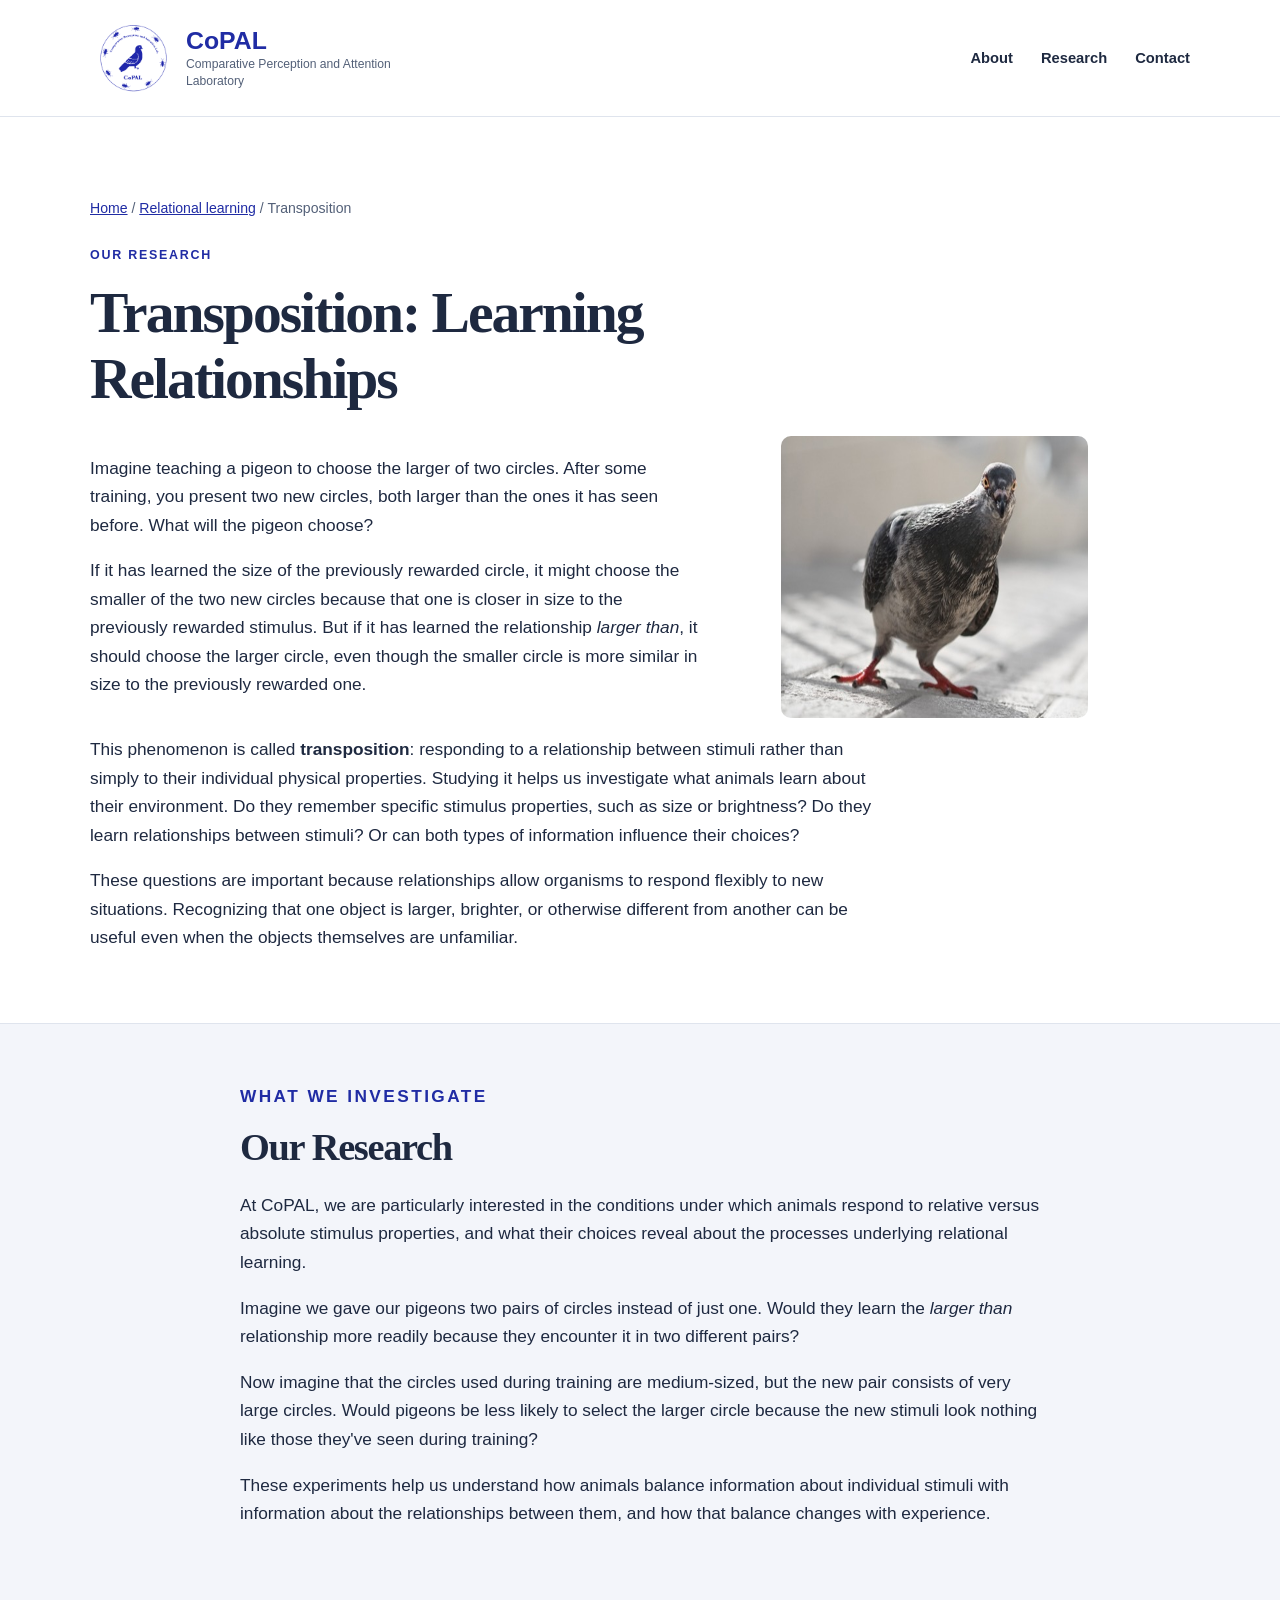
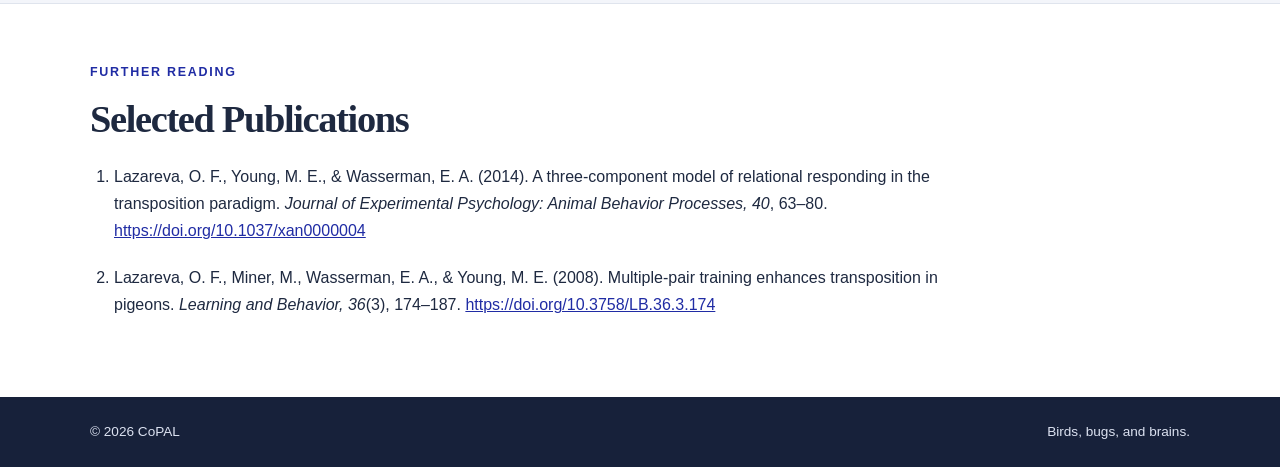
<file: transposition.html>
<!doctype html>
<html lang="en">
<head>
  <meta charset="utf-8">
  <meta name="viewport" content="width=device-width, initial-scale=1">
  <meta name="description" content="Explore CoPAL research on transposition: how pigeons learn and generalize relationships between visual stimuli.">
  <title>Transposition: Learning Relationships | CoPAL</title>
  <link rel="stylesheet" href="style.css">
  <style>
    .page-intro { padding-top: 66px; padding-bottom: 54px; }
    .breadcrumb { font-size: .88rem; margin-bottom: 25px; color: var(--muted); }
    .breadcrumb a { color: var(--blue); }
    .page-intro h1 { max-width: 850px; }
    .transposition-lead { display: grid; grid-template-columns: 1.2fr .8fr; gap: 7%; align-items: start; }
    .transposition-lead figure { margin: 0; }
    .transposition-lead img { display: block; width: 75%; height: auto; border-radius: 10px; }
    .transposition-lead figcaption { font-size: .8rem; color: var(--muted); margin-top: 9px; }
    .topic-section { padding: 58px 0; border-top: 1px solid var(--line); }
    .topic-section.muted { background: var(--mist); }
    .prose { max-width: 800px; }
    .prose p { font-size: 1.08rem; }
    .publication-list { padding-left: 1.5rem; max-width: 850px; }
    .publication-list li { margin-bottom: 20px; line-height: 1.7; overflow-wrap: anywhere; }
    @media (max-width: 760px) {
      .page-intro { padding-top: 40px; padding-bottom: 40px; }
      .transposition-lead { grid-template-columns: 1fr; gap: 25px; }
      .transposition-lead figure { max-width: 480px; }
      .topic-section { padding: 42px 0; }
    }
  </style>
</head>
<body>
  <a class="skip-link" href="#main">Skip to content</a>
  <header class="site-header">
    <div class="container header-inner">
      <a class="brand" href="index.html" aria-label="CoPAL home">
        <img src="images/copal-logo.png" alt="CoPAL logo with pigeon and cockroaches" width="82" height="82">
        <span><strong>CoPAL</strong><small>Comparative Perception and Attention Laboratory</small></span>
      </a>
      <nav aria-label="Main navigation">
        <a href="index.html#about">About</a>
        <a href="index.html#research" aria-current="page">Research</a>
        <a href="index.html#contact">Contact</a>
      </nav>
    </div>
  </header>
  <main id="main">
    <section class="container page-intro">
      <p class="breadcrumb"><a href="index.html">Home</a> / <a href="relational-learning.html">Relational learning</a> / Transposition</p>
      <p class="eyebrow">Our research</p>
      <h1>Transposition: Learning Relationships</h1>
      <div class="transposition-lead">
        <div class="prose">
          <p>Imagine teaching a pigeon to choose the larger of two circles. After some training, you present two new circles, both larger than the ones it has seen before. What will the pigeon choose?</p>
          <p>If it has learned the size of the previously rewarded circle, it might choose the smaller of the two new circles because that one is closer in size to the previously rewarded stimulus. But if it has learned the relationship <em>larger than</em>, it should choose the larger circle, even though the smaller circle is more similar in size to the previously rewarded one.</p>
        </div>
        <figure>
          <img src="images/walking-pigeon.png" alt="A pigeon faces the viewer with an inquisitive, slightly puzzled expression" width="1226" height="1125">
        </figure>
      </div>
      <div class="prose">
        <p>This phenomenon is called <strong>transposition</strong>: responding to a relationship between stimuli rather than simply to their individual physical properties. Studying it helps us investigate what animals learn about their environment. Do they remember specific stimulus properties, such as size or brightness? Do they learn relationships between stimuli? Or can both types of information influence their choices?</p>
        <p>These questions are important because relationships allow organisms to respond flexibly to new situations. Recognizing that one object is larger, brighter, or otherwise different from another can be useful even when the objects themselves are unfamiliar.</p>
      </div>
    </section>

    <section class="topic-section muted" aria-labelledby="our-research-title">
      <div class="container prose">
        <p class="eyebrow">What we investigate</p>
        <h2 id="our-research-title">Our Research</h2>
        <p>At CoPAL, we are particularly interested in the conditions under which animals respond to relative versus absolute stimulus properties, and what their choices reveal about the processes underlying relational learning.</p>
        <p>Imagine we gave our pigeons two pairs of circles instead of just one. Would they learn the <em>larger than</em> relationship more readily because they encounter it in two different pairs?</p>
        <p>Now imagine that the circles used during training are medium-sized, but the new pair consists of very large circles. Would pigeons be less likely to select the larger circle because the new stimuli look nothing like those they've seen during training?</p>
        <p>These experiments help us understand how animals balance information about individual stimuli with information about the relationships between them, and how that balance changes with experience.</p>
      </div>
    </section>

    <section class="topic-section" aria-labelledby="publications-title">
      <div class="container">
        <p class="eyebrow">Further reading</p>
        <h2 id="publications-title">Selected Publications</h2>
        <ol class="publication-list">
          <li>Lazareva, O. F., Young, M. E., &amp; Wasserman, E. A. (2014). A three-component model of relational responding in the transposition paradigm. <em>Journal of Experimental Psychology: Animal Behavior Processes, 40</em>, 63–80. <a href="https://doi.org/10.1037/xan0000004">https://doi.org/10.1037/xan0000004</a></li>
          <li>Lazareva, O. F., Miner, M., Wasserman, E. A., &amp; Young, M. E. (2008). Multiple-pair training enhances transposition in pigeons. <em>Learning and Behavior, 36</em>(3), 174–187. <a href="https://doi.org/10.3758/LB.36.3.174">https://doi.org/10.3758/LB.36.3.174</a></li>
        </ol>
      </div>
    </section>
  </main>
  <footer class="site-footer"><div class="container footer-inner"><span>© 2026 CoPAL</span><span>Birds, bugs, and brains.</span></div></footer>
</body>
</html>
</file>
<file: style.css>
/* CoPAL website stylesheet
   Edit the colors in :root and the heading size in the h1 rule. */

:root {
    --ink:#1e2940;
    --blue:#202ca4;
    --muted:#536078;
    --paper:#fff;
    --mist:#f3f5fa;
    --line:#dfe4ed;
    --accent:#cf8440;
}

* {
    box-sizing:border-box;
}

html {
    scroll-behavior:smooth;
}

body {
    margin:0;
    background:var(--paper);
    color:var(--ink);
    font-family:Arial,Helvetica,sans-serif;
    line-height:1.65;
}

a {
    color:var(--blue);
}

a:focus-visible {
    outline:3px solid var(--accent);
    outline-offset:4px;
}

.container {
    width:min(1100px,calc(100% - 48px));
    margin:auto;
}

.narrow {
    max-width:800px;
}

.skip-link {
    position:absolute;
    left:-9999px;
    top:8px;
    background:white;
    padding:8px;
}

.skip-link:focus {
    left:12px;
    z-index:10;
}

.site-header {
    border-bottom:1px solid var(--line);
}

.header-inner {
    display:flex;
    align-items:center;
    justify-content:space-between;
    gap:24px;
    min-height:116px;
}

.brand {
    display:flex;
    align-items:center;
    gap:14px;
    text-decoration:none;
    color:var(--ink);
}

.brand img {
    object-fit:contain;
}

.brand strong {
    display:block;
    font-size:1.55rem;
    color:var(--blue);
    line-height:1.2;
}

.brand small {
    display:block;
    font-size:.76rem;
    line-height:1.4;
    max-width:240px;
    color:var(--muted);
}

nav {
    display:flex;
    flex-wrap:wrap;
    gap:28px;
}

nav a {
    text-decoration:none;
    font-weight:700;
    font-size:.92rem;
    color:var(--ink);
}

nav a:hover {
    color:var(--blue);
}

.hero {
    display:grid;
    grid-template-columns:1.15fr .85fr;
    gap:8%;
    align-items:center;
    padding-top:65px;
    padding-bottom:75px;
}

.eyebrow {
    color:var(--blue);
    font-size:.78rem;
    font-weight:800;
    text-transform:uppercase;
    letter-spacing:.14em;
    margin:0 0 14px;
}

h1,h2,h3 {
    line-height:1.15;
    letter-spacing:-.035em;
}

h1 {
    font-family:Georgia,serif;
    font-size:clamp(2.5rem,4.5vw,4.5rem);
    margin:0 0 24px;
}

h1 em {
    font-style:italic;
    color:var(--blue);
}

.intro {
    font-size:1.2rem;
    color:var(--muted);
    max-width:590px;
}

.primary-link {
    display:inline-block;
    margin-top:18px;
    padding:12px 22px;
    background:var(--blue);
    color:white;
    border-radius:6px;
    text-decoration:none;
    font-weight:700;
}

.primary-link:hover {
    background:#141c73;
}

.hero-photo {
    margin:0;
    position:relative;
}

.hero-photo img {
    display:block;
    width:100%;
    height:470px;
    object-fit:cover;
    object-position:center 38%;
    border-radius:10px;
}

.hero-photo figcaption {
    text-align:right;
    font-size:.8rem;
    color:var(--muted);
    margin-top:9px;
}

.section {
    padding-top:75px;
    padding-bottom:80px;
}

.section-muted {
    background:var(--mist);
}

h2 {
    font-family:Georgia,serif;
    font-size:clamp(2rem,3vw,2.8rem);
    margin:0 0 22px;
}

.section p {
    font-size:1.08rem;
}

.research-grid {
    display:grid;
    grid-template-columns:repeat(3,1fr);
    gap:20px;
    margin-top:30px;
}

.research-card {
    border:1px solid var(--line);
    border-radius:9px;
    padding:26px;
    background:white;
}

.card-number {
    font-size:.8rem;
    font-weight:800;
    color:var(--accent);
}

h3 {
    font-size:1.3rem;
    margin:14px 0;
}

.research-card p {
    color:var(--muted);
    font-size:.96rem;
    margin-bottom:0;
}

.section-note {
    color:var(--muted);
    font-size:.9rem!important;
    margin-top:28px;
}

.site-footer {
    background:#17213a;
    color:#dce2f1;
    padding:24px 0;
    font-size:.85rem;
}

.footer-inner {
    display:flex;
    justify-content:space-between;
    gap:15px;
}

@media(max-width:760px) {
    .header-inner {
        align-items:flex-start;
        flex-direction:column;
        padding:16px 0;
        gap:12px;
    }

    .brand img {
        width:66px;
        height:66px;
    }

    nav {
        gap:20px;
        padding:4px 0 8px;
    }

    .hero {
        grid-template-columns:1fr;
        gap:32px;
        padding-top:44px;
        padding-bottom:52px;
    }

    .hero-photo img {
        height:360px;
        object-position:center 38%;
    }

    .research-grid {
        grid-template-columns:1fr;
    }

    .section {
        padding-top:55px;
        padding-bottom:60px;
    }

    .footer-inner {
        flex-direction:column;
    }

}
</file>
